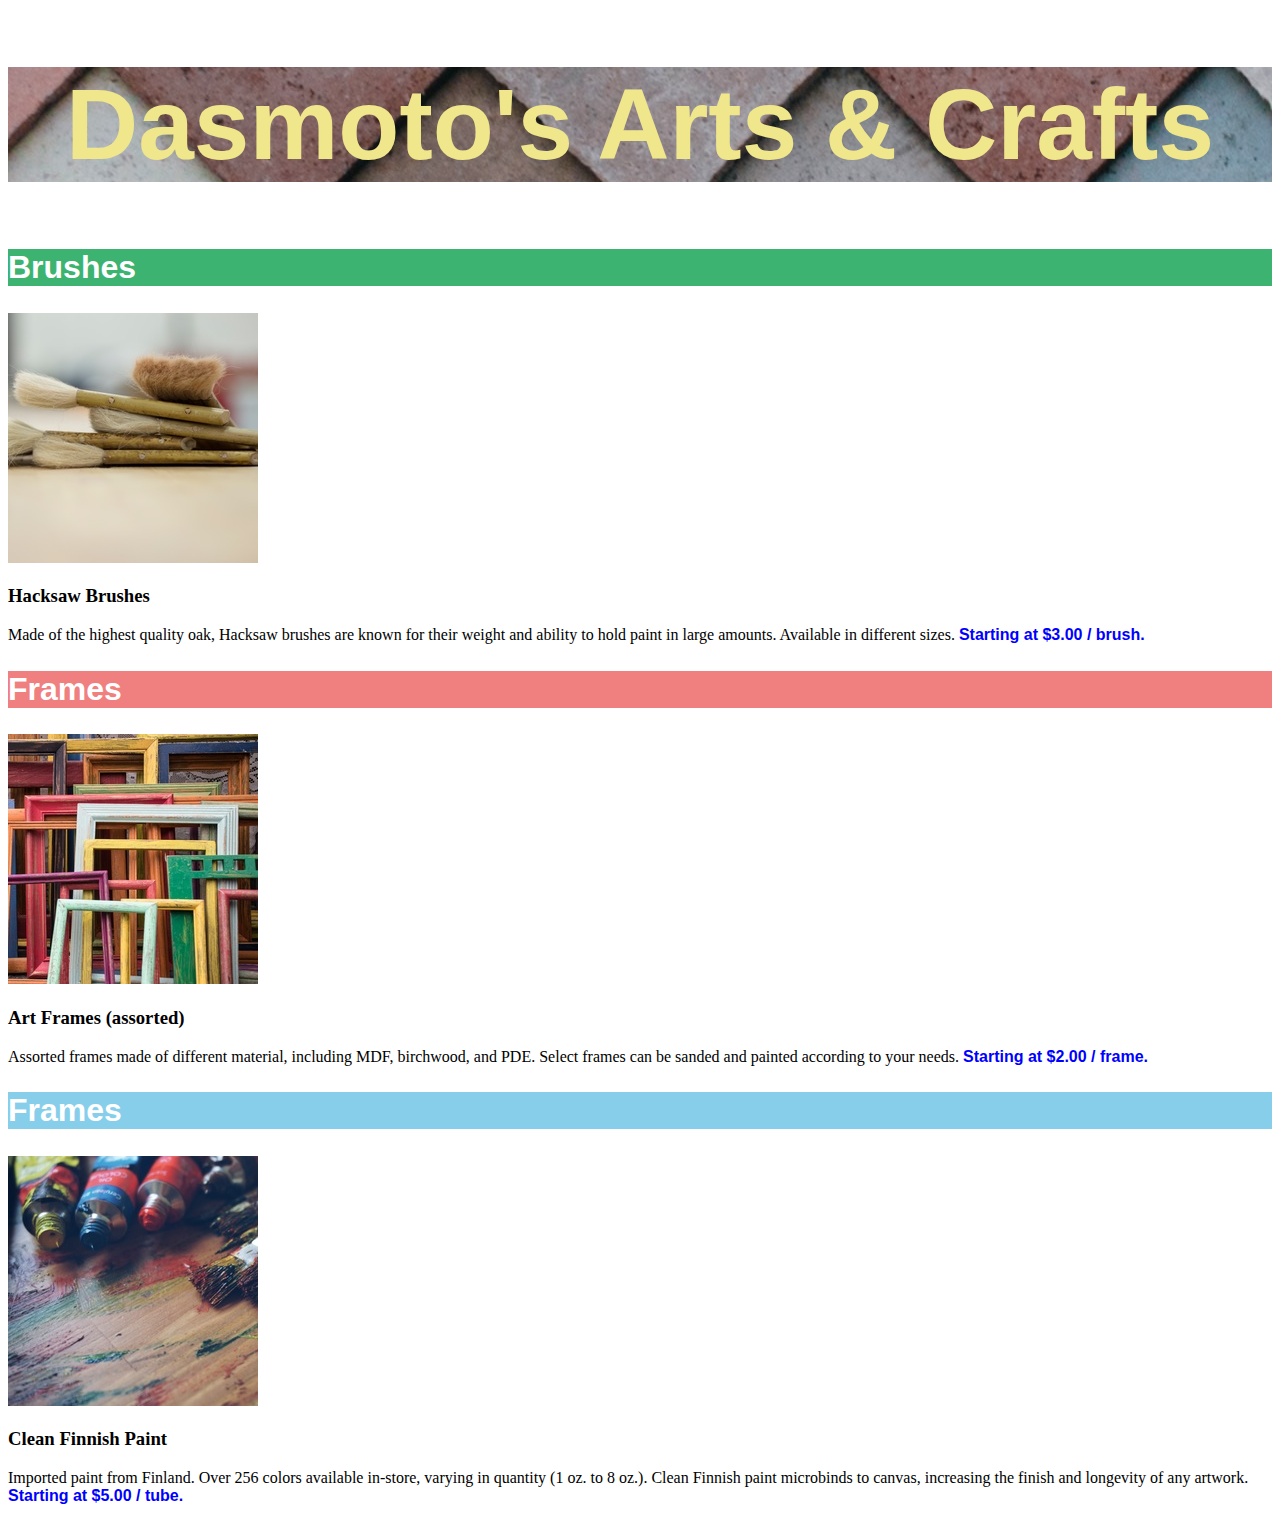
<file: dasmotos-arts-crafts/index.html>
<!DOCTYPE html>
<html lang="en">
  <head>
    <meta charset="UTF-8" />
    <meta http-equiv="X-UA-Compatible" content="IE=edge" />
    <meta name="viewport" content="width=device-width, initial-scale=1.0" />
    <title>Dasmoto's Arts & Crafts - HOME</title>
    <link href="style.css" rel="stylesheet" />
  </head>
  <body>
    <header>
      <h1>Dasmoto's Arts & Crafts</h1>
    </header>
    <main>
      <section id="brushes">
        <h2>Brushes</h2>
        <img src="./images/hacksaw.jpeg" alt="Hascksaw" />
        <h3>Hacksaw Brushes</h3>
        <p>
          Made of the highest quality oak, Hacksaw brushes are known for their
          weight and ability to hold paint in large amounts. Available in
          different sizes. <span> Starting at $3.00 / brush.</span>
        </p>
      </section>
      <section id="frames">
        <h2>Frames</h2>
        <img src="./images/frames.jpeg" alt="Frames" />
        <h3>Art Frames (assorted)</h3>
        <p>
          Assorted frames made of different material, including MDF, birchwood,
          and PDE. Select frames can be sanded and painted according to your
          needs. <span> Starting at $2.00 / frame. </span>
        </p>
      </section>
      <section id="paint">
        <h2>Frames</h2>
        <img src="./images/finnish.jpeg" alt="Finnish" />
        <h3>Clean Finnish Paint</h3>
        <p>
          Imported paint from Finland. Over 256 colors available in-store,
          varying in quantity (1 oz. to 8 oz.). Clean Finnish paint microbinds
          to canvas, increasing the finish and longevity of any artwork.
          <span> Starting at $5.00 / tube. </span>
        </p>
      </section>
    </main>
  </body>
</html>
</file>
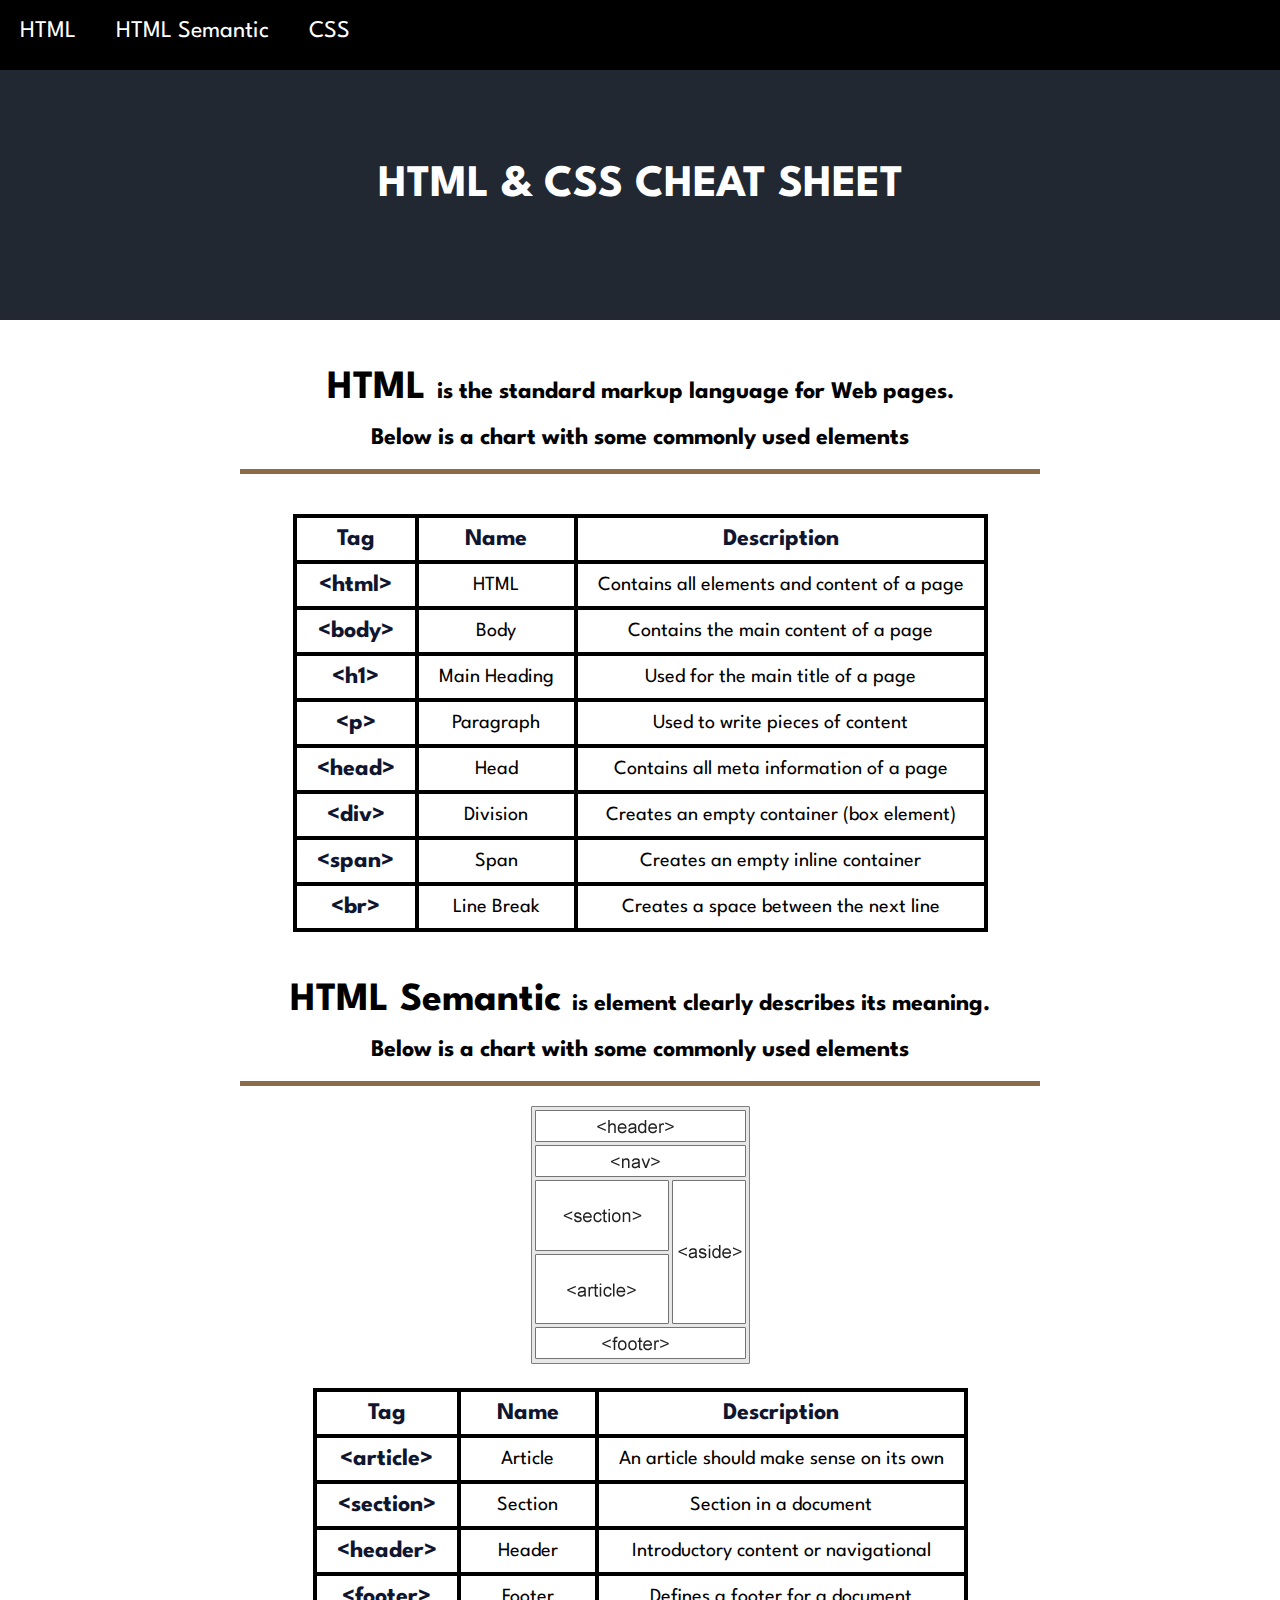
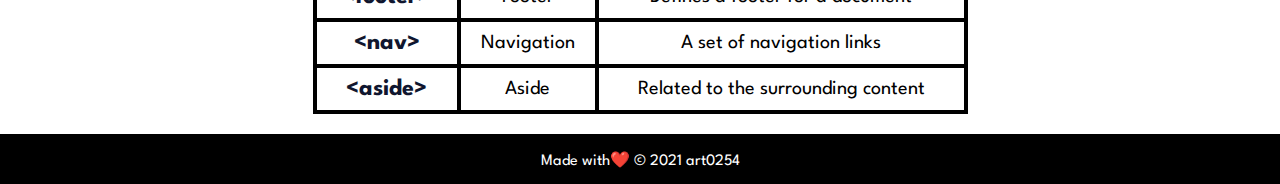
<file: html-css-cheatsheet/index.html>
<!DOCTYPE html>
<html lang="en">
  <head>
    <meta charset="UTF-8" />
    <meta http-equiv="X-UA-Compatible" content="IE=edge" />
    <meta name="viewport" content="width=device-width, initial-scale=1.0" />
    <title>HTML & CSS Cheat Sheet</title>
    <link href="./style.css" rel="stylesheet" />
    <link
      href="https://fonts.googleapis.com/css2?family=Spartan&amp;display=swap"
      rel="stylesheet"
    />
  </head>
  <body>
    <header>
      <nav class="navbar">
        <ul>
          <li><a class="navbar-item" href="#html">HTML</a></li>
          <li><a class="navbar-item" href="#sematic-html">HTML Semantic</a></li>
          <li><a class="navbar-item"> CSS</a></li>
        </ul>
      </nav>
      <section class="hero">
        <h1>HTML & CSS Cheat Sheet</h1>
      </section>
    </header>
    <main class="container">
      <article id="html">
        <div class="title">
          <h1>
            HTML
            <span> is the standard markup language for Web pages. </span>
          </h1>
          <h2>Below is a chart with some commonly used elements</h2>
        </div>
        <div class="header-line"></div>
        <div class="table-description">
          <table class="table">
            <thead>
              <tr>
                <th>Tag</th>
                <th>Name</th>
                <th>Description</th>
              </tr>
            </thead>
            <tbody>
              <tr>
                <th>&lt;html&gt;</th>
                <td>HTML</td>
                <td>Contains all elements and content of a page</td>
              </tr>
              <tr>
                <th>&lt;body&gt;</th>
                <td>Body</td>
                <td>Contains the main content of a page</td>
              </tr>
              <tr>
                <th>&lt;h1&gt;</th>
                <td>Main Heading</td>
                <td>Used for the main title of a page</td>
              </tr>
              <tr>
                <th>&lt;p&gt;</th>
                <td>Paragraph</td>
                <td>Used to write pieces of content</td>
              </tr>
              <tr>
                <th>&lt;head&gt;</th>
                <td>Head</td>
                <td>Contains all meta information of a page</td>
              </tr>
              <tr>
                <th>&lt;div&gt;</th>
                <td>Division</td>
                <td>Creates an empty container (box element)</td>
              </tr>
              <tr>
                <th>&lt;span&gt;</th>
                <td>Span</td>
                <td>Creates an empty inline container</td>
              </tr>
              <tr>
                <th>&lt;br&gt;</th>
                <td>Line Break</td>
                <td>Creates a space between the next line</td>
              </tr>
            </tbody>
          </table>
        </div>
      </article>
      <article id="sematic-html">
        <div class="title">
          <h1>
            HTML Semantic
            <span> is element clearly describes its meaning. </span>
          </h1>
          <h2>Below is a chart with some commonly used elements</h2>
        </div>
        <div class="header-line"></div>

        <div class="text-center">
          <img
            class="image"
            src="./images/img_sem_elements.gif"
            alt="Sematic Description"
          />
        </div>
        <div class="table-description">
          <table class="table">
            <thead>
              <tr>
                <th>Tag</th>
                <th>Name</th>
                <th>Description</th>
              </tr>
            </thead>
            <tbody>
              <tr>
                <th>&lt;article&gt;</th>
                <td>Article</td>
                <td>An article should make sense on its own</td>
              </tr>
              <tr>
                <th>&lt;section&gt;</th>
                <td>Section</td>
                <td>Section in a document</td>
              </tr>
              <tr>
                <th>&lt;header&gt;</th>
                <td>Header</td>
                <td>Introductory content or navigational</td>
              </tr>
              <tr>
                <th>&lt;footer&gt;</th>
                <td>Footer</td>
                <td>Defines a footer for a document</td>
              </tr>
              <tr>
                <th>&lt;nav&gt;</th>
                <td>Navigation</td>
                <td>A set of navigation links</td>
              </tr>
              <tr>
                <th>&lt;aside&gt;</th>
                <td>Aside</td>
                <td>Related to the surrounding content</td>
              </tr>
            </tbody>
          </table>
        </div>
      </article>
    </main>
    <footer>
      <p>Made with️❤️ © 2021 art0254</p>
    </footer>
  </body>
</html>
</file>
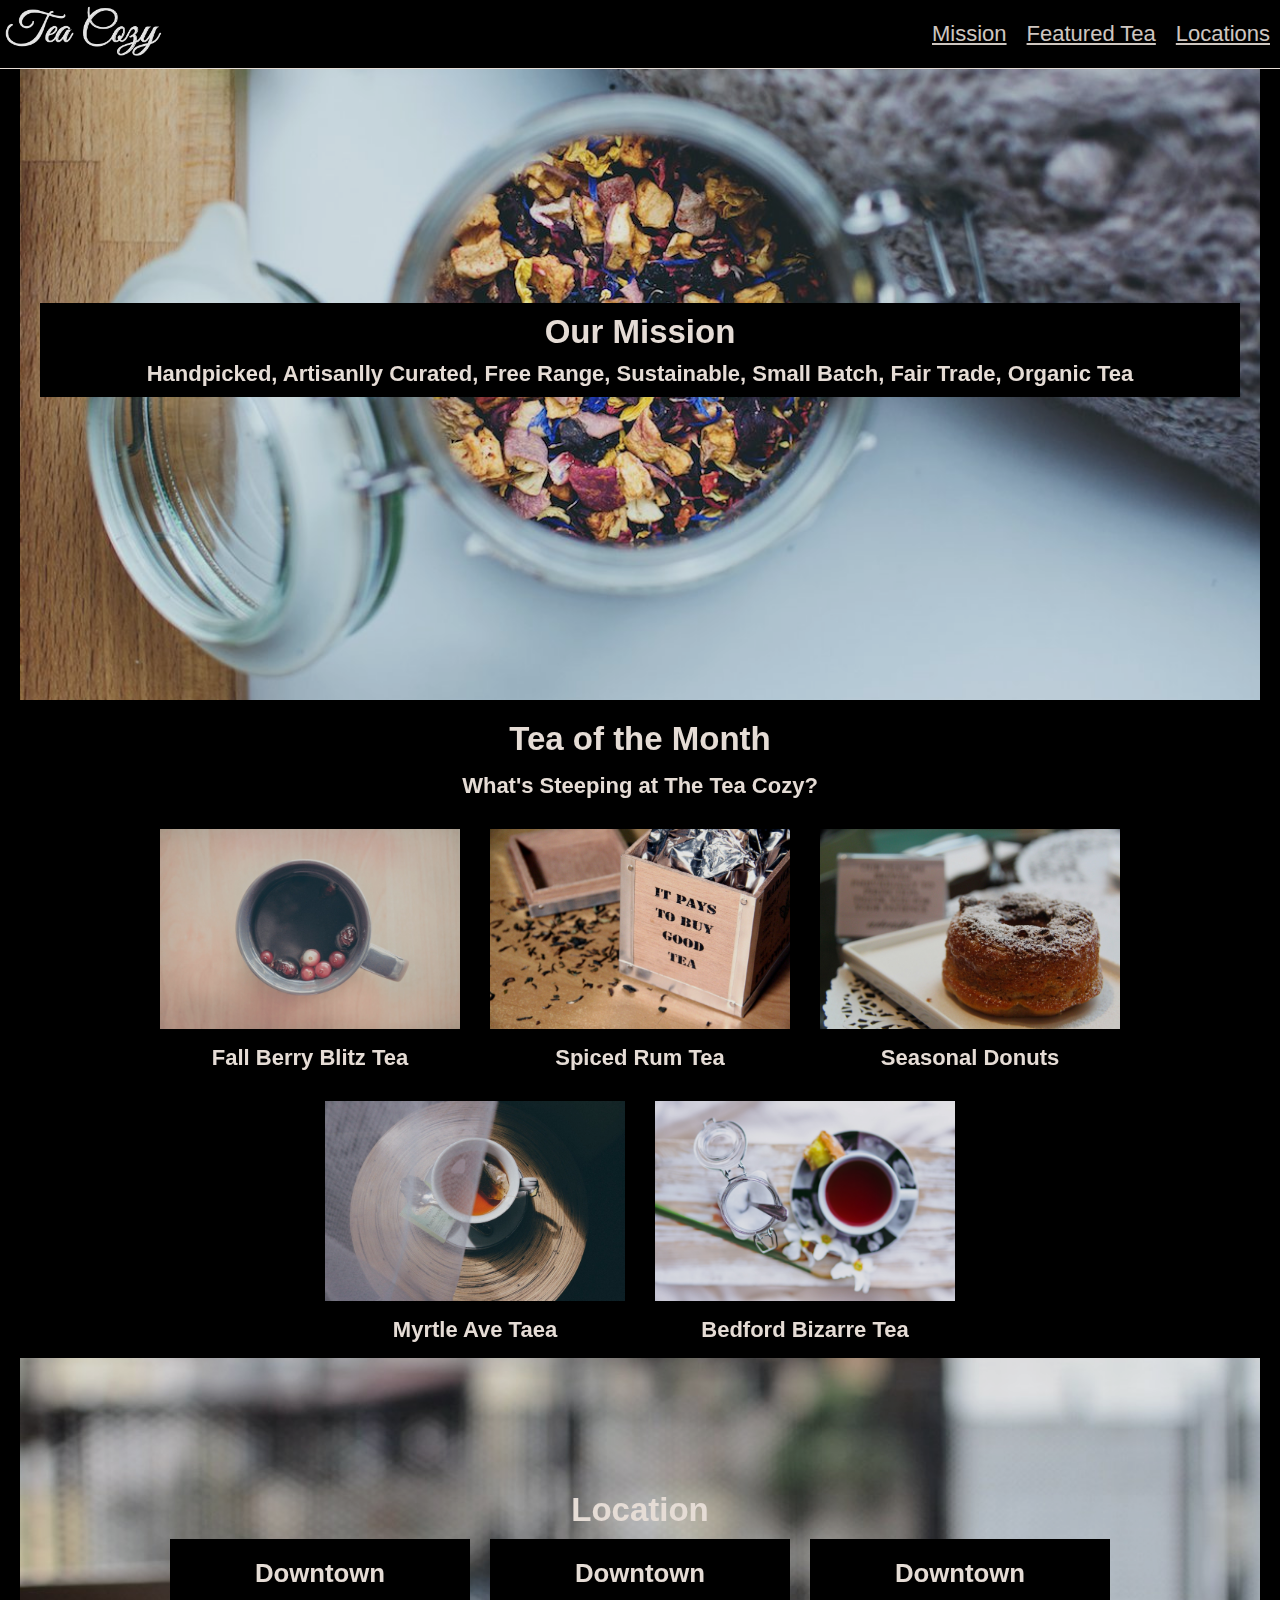
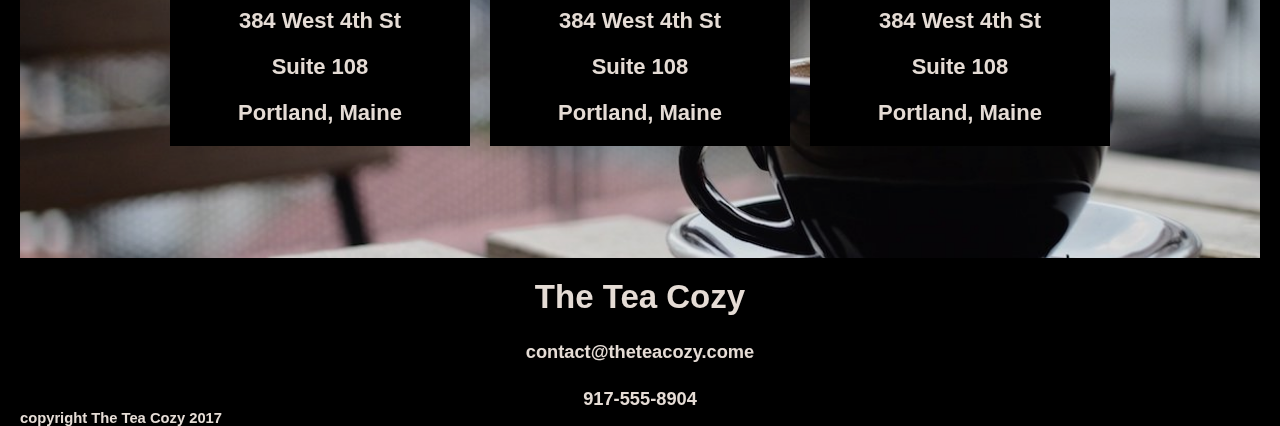
<file: tea-cozy/index.html>
<!DOCTYPE html>
<html lang="en">
  <head>
    <meta charset="UTF-8" />
    <meta http-equiv="X-UA-Compatible" content="IE=edge" />
    <meta name="viewport" content="width=device-width, initial-scale=1.0" />
    <title>TEA COZY</title>
    <link rel="stylesheet" href="./style.css" />
  </head>
  <body>
    <header>
      <nav>
        <a href="#" class="logo">
          <img src="./images/img-tea-cozy-logo.png" alt="" />
        </a>
        <ul class="navigation">
          <li>
            <a href=""> Mission </a>
          </li>
          <li>
            <a href=""> Featured Tea </a>
          </li>
          <li>
            <a href=""> Locations </a>
          </li>
        </ul>
      </nav>
      <div class="hero">
        <div class="box-heading">
          <h2>Our Mission</h2>
          <h4>
            Handpicked, Artisanlly Curated, Free Range, Sustainable, Small
            Batch, Fair Trade, Organic Tea
          </h4>
        </div>
      </div>
    </header>
    <mian class="container">
      <div class="gallary">
        <h2 class="heading">Tea of the Month</h2>
        <h4 class="heading-sub">What's Steeping at The Tea Cozy?</h4>
        <div class="gallary-images">
          <div class="card">
            <img src="./images/img-berryblitz.jpg" alt="Image 1" />
            <h4>Fall Berry Blitz Tea</h4>
          </div>
          <div class="card">
            <img src="./images/img-spiced-rum.jpg" alt="Image 1" />
            <h4>Spiced Rum Tea</h4>
          </div>
          <div class="card">
            <img src="./images/img-donut.jpg" alt="Image 1" />
            <h4>Seasonal Donuts</h4>
          </div>
          <div class="card">
            <img src="./images/img-myrtle-ave.jpg" alt="Image 1" />
            <h4>Myrtle Ave Taea</h4>
          </div>
          <div class="card">
            <img src="./images/img-bedford-bizarre.jpg" alt="Image 1" />
            <h4>Bedford Bizarre Tea</h4>
          </div>
        </div>
      </div>
      <div class="location">
        <h2 class="heading">Location</h2>
        <div class="box">
          <div class="panel">
            <h3>Downtown</h3>
            <h4>384 West 4th St</h4>
            <h4>Suite 108</h4>
            <h4>Portland, Maine</h4>
          </div>
          <div class="panel">
            <h3>Downtown</h3>
            <h4>384 West 4th St</h4>
            <h4>Suite 108</h4>
            <h4>Portland, Maine</h4>
          </div>
          <div class="panel">
            <h3>Downtown</h3>
            <h4>384 West 4th St</h4>
            <h4>Suite 108</h4>
            <h4>Portland, Maine</h4>
          </div>
        </div>
      </div>
      <div class="contact">
        <h2 class="heading">The Tea Cozy</h2>
        <h5>contact@theteacozy.come</h5>
        <h5>917-555-8904</h5>
      </div>
    </mian>
    <footer>
      <h6>copyright The Tea Cozy 2017</h6>
    </footer>
  </body>
</html>
</file>
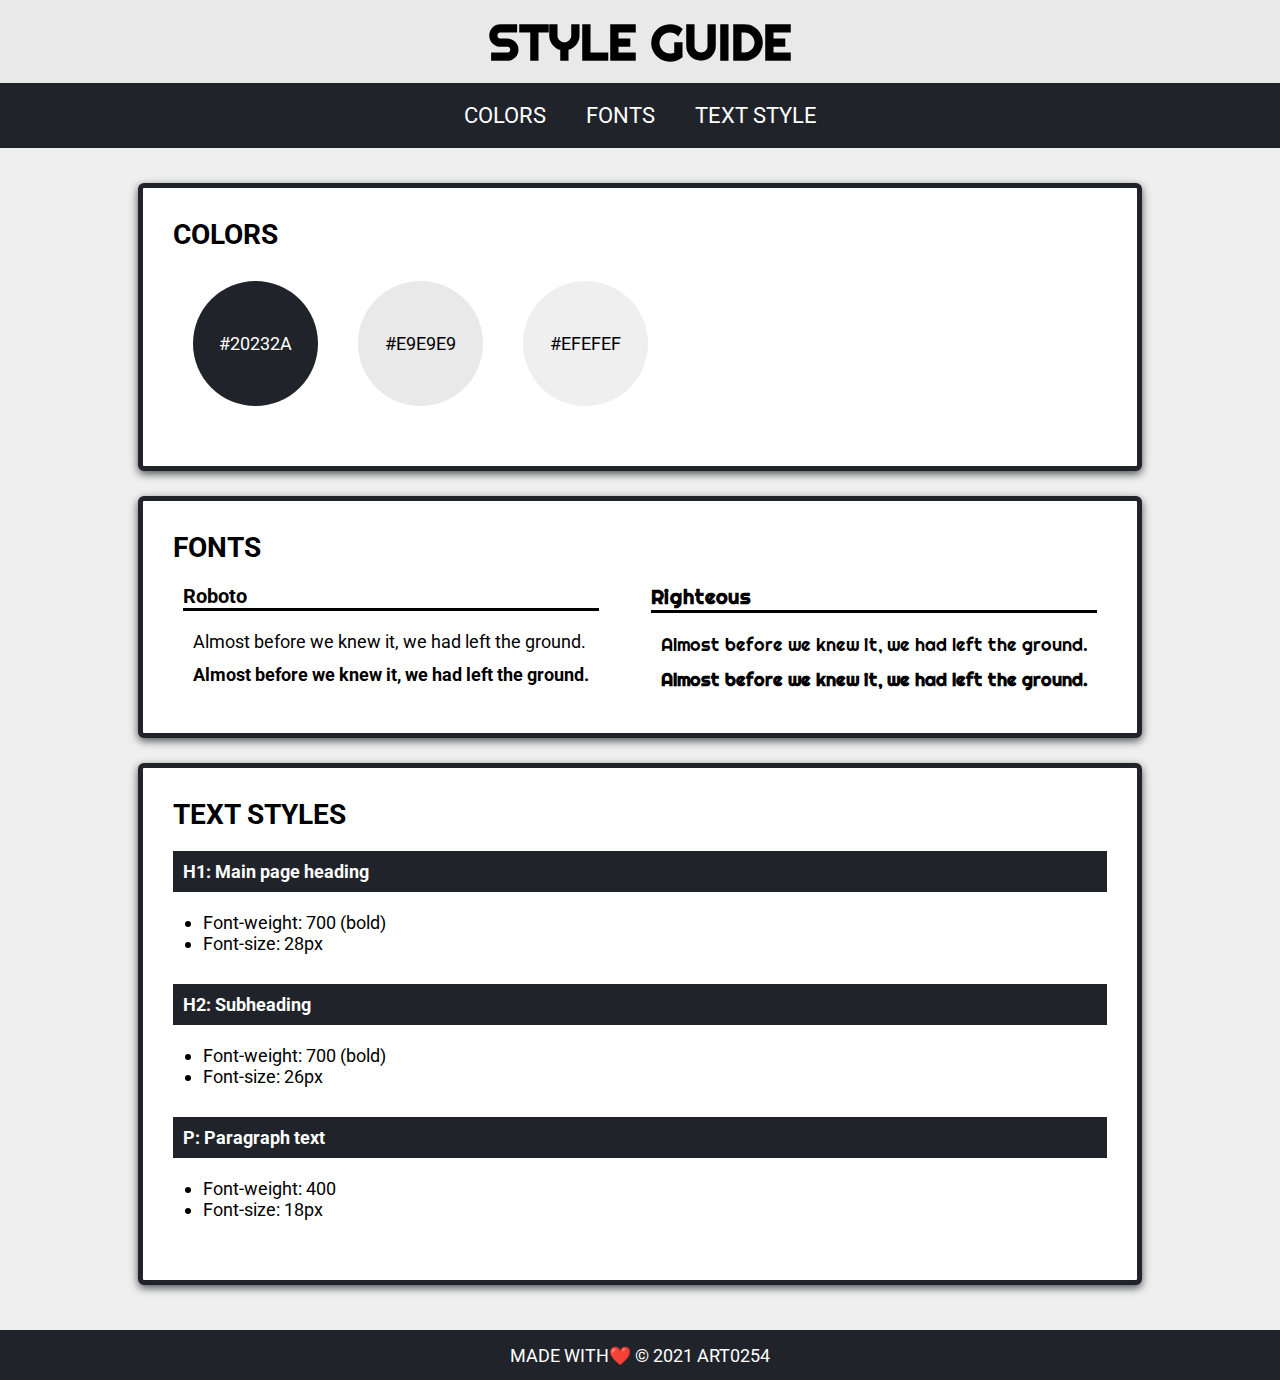
<file: website-design-system/index.html>
<!DOCTYPE html>
<html lang="en">
  <head>
    <meta charset="UTF-8" />
    <meta http-equiv="X-UA-Compatible" content="IE=edge" />
    <meta name="viewport" content="width=device-width, initial-scale=1.0" />
    <link rel="stylesheet" href="./style.css" />
    <link
      href="https://fonts.googleapis.com/css2?family=Righteous&family=Roboto:wght@400;700&display=swap"
      rel="stylesheet"
    />
    <title>WEBSITE STYLE GUIDE</title>
  </head>
  <body>
    <nav>
      <h3>STYLE GUIDE</h3>
      <ul class="nav-group">
        <li>
          <a href="#colors">COLORS</a>
        </li>
        <li>
          <a href="#fonts">FONTS</a>
        </li>
        <li>
          <a href="#textstyle">TEXT STYLE</a>
        </li>
      </ul>
    </nav>
    <main class="container">
      <section id="colors">
        <div class="card">
          <h2>Colors</h2>
          <div class="color-container">
            <div class="color-panel primary-color">
              <p class="color-code">#20232a</p>
            </div>
            <div class="color-panel secondary-color">
              <p class="color-code">#e9e9e9</p>
            </div>
            <div class="color-panel third-color">
              <p class="color-code">#efefef</p>
            </div>
          </div>
        </div>
      </section>
      <section id="fonts">
        <div class="card">
          <h2>Fonts</h2>
          <div class="font-container">
            <div class="font-panel">
              <h3>Roboto</h3>
              <p>Almost before we knew it, we had left the ground.</p>
              <p class="bold">
                Almost before we knew it, we had left the ground.
              </p>
            </div>
            <div class="font-panel">
              <h3 class="font-nav">Righteous</h3>
              <p class="font-nav">
                Almost before we knew it, we had left the ground.
              </p>
              <p class="font-nav bold">
                Almost before we knew it, we had left the ground.
              </p>
            </div>
          </div>
        </div>
      </section>
      <section id="textstyle">
        <div class="card">
          <h2>Text Styles</h2>
          <div class="text-containter">
            <div class="text-panel">
              <div class="text-box">H1: Main page heading</div>
              <ul class="text-list">
                <li>Font-weight: 700 (bold)</li>
                <li>Font-size: 28px</li>
              </ul>
            </div>
            <div class="text-panel">
              <div class="text-box">H2: Subheading</div>
              <ul class="text-list">
                <li>Font-weight: 700 (bold)</li>
                <li>Font-size: 26px</li>
              </ul>
            </div>
            <div class="text-panel">
              <div class="text-box">P: Paragraph text</div>
              <ul class="text-list">
                <li>Font-weight: 400</li>
                <li>Font-size: 18px</li>
              </ul>
            </div>
          </div>
        </div>
      </section>
    </main>
    <footer>
      <p>Made with️❤️ © 2021 art0254</p>
    </footer>
  </body>
</html>
</file>
<file: dasmotos-arts-crafts/style.css>
header {
  background-image: url('./images/pattern.jpeg');
}
header h1 {
  font-family: Helvetica;
  font-size: 100px;
  font-weight: bold;
  color: khaki;
  text-align: center;
}

h2 {
  font-family: Helvetica;
  font-size: 32px;
  font-weight: bold;
  color: white;
}

#brushes h2 {
  background-color: mediumseagreen;
}

#frames h2 {
  background-color: lightcoral;
}
#paint h2 {
  background-color: skyblue;
}

p span {
  font-family: Helvetica;
  font-weight: bold;
  color: blue;
}
</file>
<file: html-css-cheatsheet/style.css>
* {
  box-sizing: border-box;
  padding: 0;
  margin: 0;
}

body {
  font-family: Spartan;
}
nav {
  background-color: #000000;
  color: white;
  width: 100%;
  height: 70px;
}

nav ul {
  list-style: none;
  display: flex;
}

a {
  text-decoration: none;
}

.navbar-item {
  text-decoration: none;
  display: inline-block;
  font-size: 24px;
  padding: 20px;
  color: white;
}

.hero {
  height: 250px;
  background-color: #222831;
  color: white;
  display: flex;
  justify-content: center;
  align-items: center;
  width: 100%;
}

.hero h1 {
  font-size: 45px;
  text-transform: uppercase;
}

.container {
  max-width: 1024px;
  padding: 0 20px;
  margin: 0 auto;
}

h1 {
  font-size: 40px;
  text-align: center;
  margin-bottom: 20px;
}

h1 span {
  font-size: 24px;
}

h2 {
  text-align: center;
}
.header-line {
  border-bottom: 5px solid #8c6b48;
  max-width: 800px;
  margin: 20px auto;
}
table {
  border-collapse: collapse;
  border-spacing: 0;
  margin: 20px auto 0px;
  text-align: center;
}
th,
td {
  border: 4px solid black;
  padding: 10px 20px;
}

th {
  font-size: 24px;
  color: #10162f;
  font-weight: bold;
}

td {
  font-size: 20px;
}

article {
  margin-top: 50px;
}

.text-center {
  text-align: center;
}

.table-description {
  overflow-x: auto;
}

footer {
  margin-top: 20px;
  background-color: #000000;
  color: white;
  width: 100%;
  height: 50px;
  display: flex;
  justify-content: center;
  align-items: center;
}
</file>
<file: tea-cozy/style.css>
* {
  box-sizing: border-box;
  padding: 0;
  margin: 0;
}

body {
  font-family: Helvetica, sans-serif;
  color: seashell;
  background-color: black;
  font-size: 22px;
  opacity: 0.9;
}

nav {
  height: 69px;
  border-bottom: 1px solid seashell;
  width: 100%;
  position: fixed;
  display: flex;
  align-items: center;
  justify-content: space-between;
  top: 0;
  left: 0;
  background-color: black;
}

.logo img {
  height: 50px;
  width: auto;
  margin-left: 5px;
}

.navigation {
  display: flex;
  justify-content: flex-end;
  list-style: none;
}

.navigation a {
  color: seashell;
  padding: 0 10px;
  opacity: 0.9;
}

.hero {
  margin-top: 69px;
  height: 700px;
  background-image: url('./images/img-mission-background.jpg');
  background-size: cover;
  background-position: center;
  background-repeat: no-repeat;
  margin: 0 20px;
  display: flex;
  justify-content: center;
  align-items: center;
}

.box-heading {
  background-color: black;
  width: 1200px;
}
.box-heading h2,
.box-heading h4 {
  text-align: center;
}

.box-heading h2 {
  margin: 10px 0;
}

.box-heading h4 {
  margin: 10px 0;
}

.container {
  max-width: 1200px;
  margin: 0 auto;
}

.gallary {
  max-width: 1000px;
  margin: 0 auto;
}

.gallary-images {
  display: flex;
  flex-wrap: wrap;
  justify-content: center;
}
.card {
  margin: 15px;
}
.card img {
  height: 200px;
  width: 300px;
}
.card h4 {
  margin-top: 10px;
  text-align: center;
}

.heading {
  text-align: center;
  margin-top: 20px;
}

.heading-sub {
  text-align: center;
  margin: 15px 0;
}

.location {
  height: 500px;
  margin: 0 20px;
  background-image: url('./images/img-locations-background.jpg');
  background-position: center;
  background-repeat: no-repeat;
  background-size: cover;
  display: flex;
  justify-content: center;
  align-items: center;
  flex-direction: column;
}
.box {
  margin-top: 10px;
  display: flex;
  justify-content: space-between;
}
.panel {
  width: 300px;
  background-color: black;
  margin: 0 10px;
  text-align: center;
  padding: 20px;
}

.panel h4 {
  margin-top: 20px;
}

.contact {
  text-align: center;
}

.contact h5 {
  margin-top: 25px;
}

footer {
  margin-left: 20px;
}

/* Mobile */

@media (max-width: 650px) {
  nav {
    flex-direction: column;
    height: auto;
  }
  .location {
    height: auto;
  }
  .box {
    flex-direction: column;
  }
  .panel {
    margin-top: 10px;
    margin-bottom: 10px;
  }
  footer {
    margin-top: 20px;
    text-align: center;
  }
}
</file>
<file: website-design-system/style.css>
* {
  box-sizing: border-box;
  padding: 0;
  margin: 0;
}

body {
  background-color: #efefef;
  font-family: 'Roboto';
  font-size: 18px;
}

.nav-group {
  background-color: #20232a;
  color: white;
  display: flex;
  justify-content: center;
  align-items: center;
  padding: 20px;
}

.nav-group {
  display: flex;
  list-style: none;
}

.nav-group a {
  text-decoration: none;
  padding: 10px 20px;
  color: white;
  font-size: 22px;
}

nav h3 {
  font-family: Righteous;
  color: black;
  font-size: 50px;
  text-align: center;
  background-color: #e9e9e9;
  padding: 10px;
}

.container {
  max-width: 1024px;
  padding: 10px;
  margin: auto;
}

.card {
  border: 5px solid #20232a;
  padding: 30px;
  border-radius: 6px;
  box-shadow: 0px 3px 8px #4e5055;
  background-color: white;
}

.third-color {
  background-color: #efefef;
  color: black;
}

.secondary-color {
  background-color: #e9e9e9;
  color: black;
}
.primary-color {
  background-color: #20232a;
  color: white;
}
.color-container {
  display: flex;
  justify-content: flex-start;
  width: 100%;
}
.color-panel {
  display: flex;
  width: 125px;
  height: 125px;
  text-align: center;
  border-radius: 50%;
  margin: 30px 20px;
  justify-content: center;
  align-items: center;
}

.color-code {
  text-transform: uppercase;
}

.card h2 {
  font-size: 28px;
  color: black;
  text-transform: uppercase;
}

section {
  margin: 25px 0;
}

.font-panel h3 {
  font-size: 20px;
  border-bottom: 3px solid black;
  margin: 20px 10px;
}
.font-panel p {
  margin: 12px 20px;
}

.bold {
  font-weight: bold;
}

.font-container {
  display: flex;
  justify-content: space-between;
}

.font-nav {
  font-family: Righteous;
}

.text-box {
  font-weight: bold;
  background: #20232a;
  color: white;
  padding: 10px;
  margin: 10px 0;
}

.text-containter {
  margin-top: 20px;
}
.text-panel {
}
.text-list {
  margin: 20px 30px 30px;
}
footer {
  margin-top: 10px;
  background-color: #20232a;
  color: white;
  width: 100%;
  height: 50px;
  display: flex;
  justify-content: center;
  align-items: center;
  text-transform: uppercase;
}
</file>
